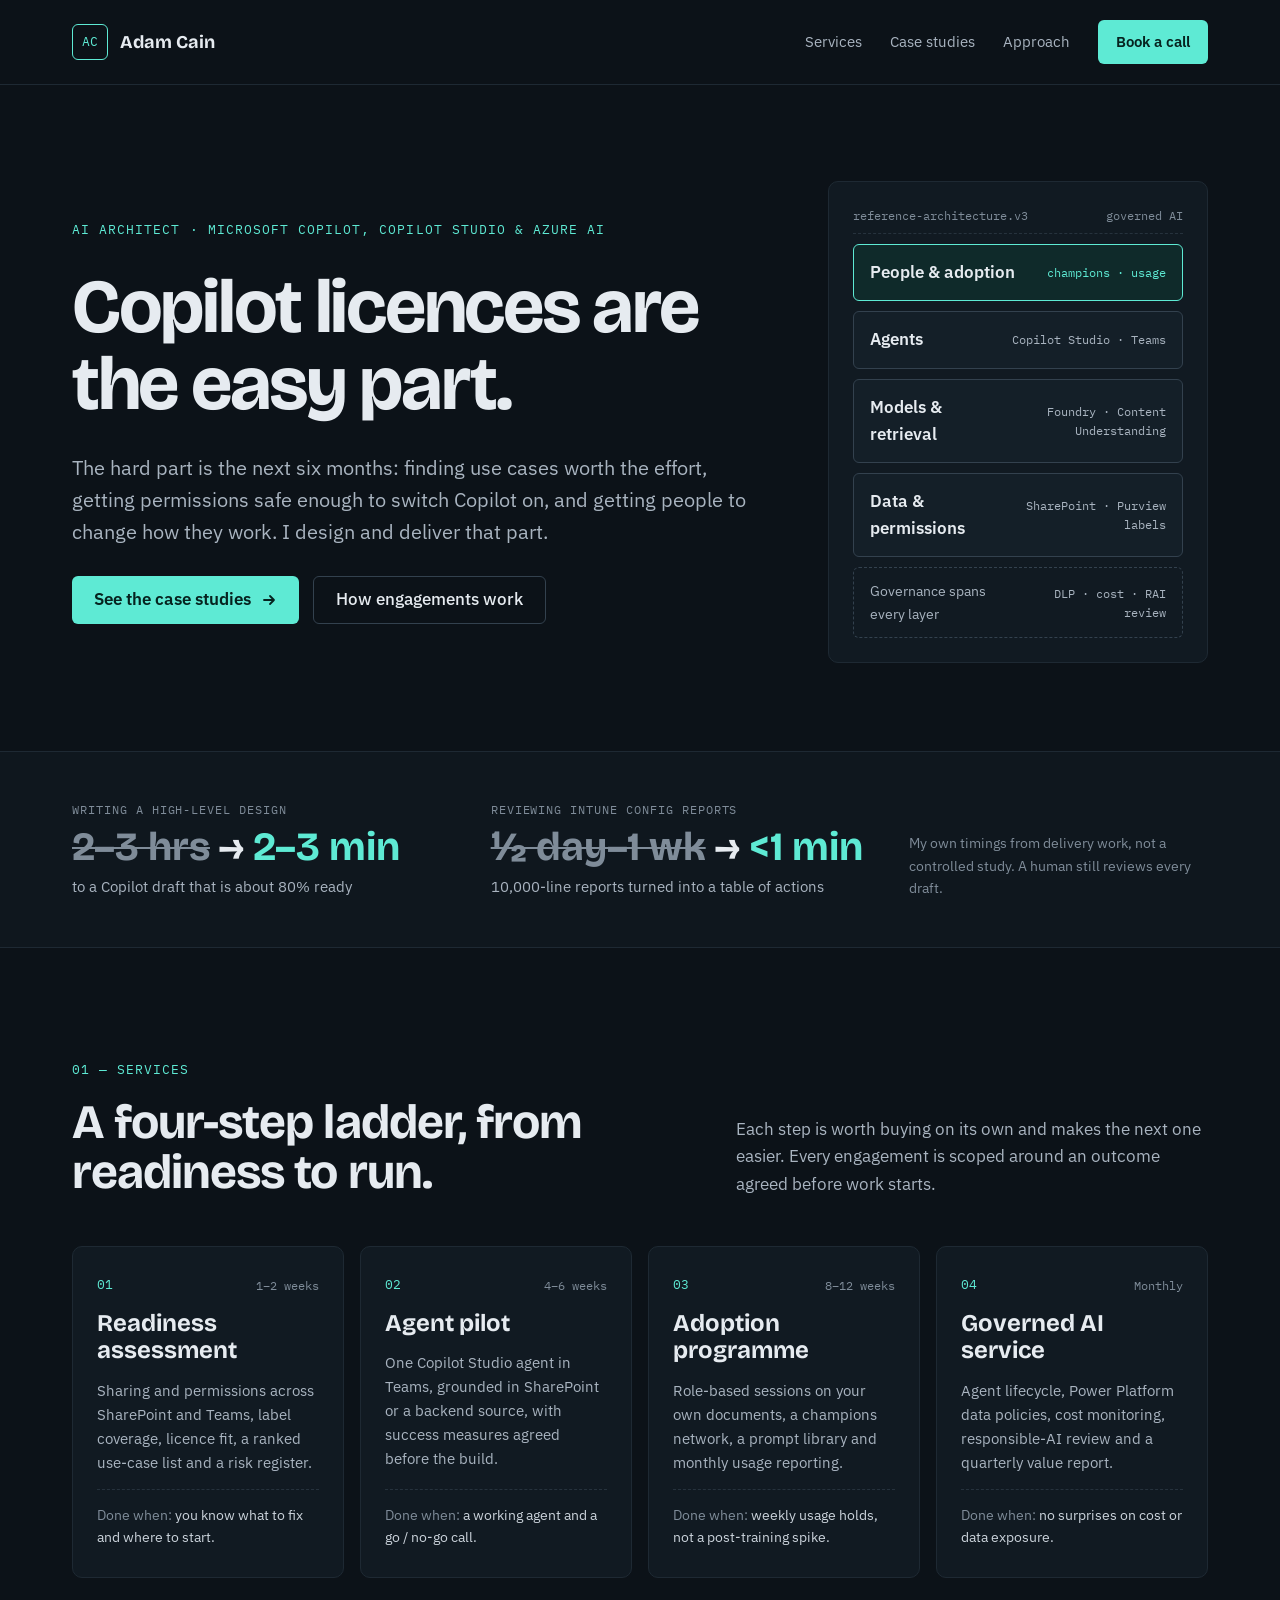
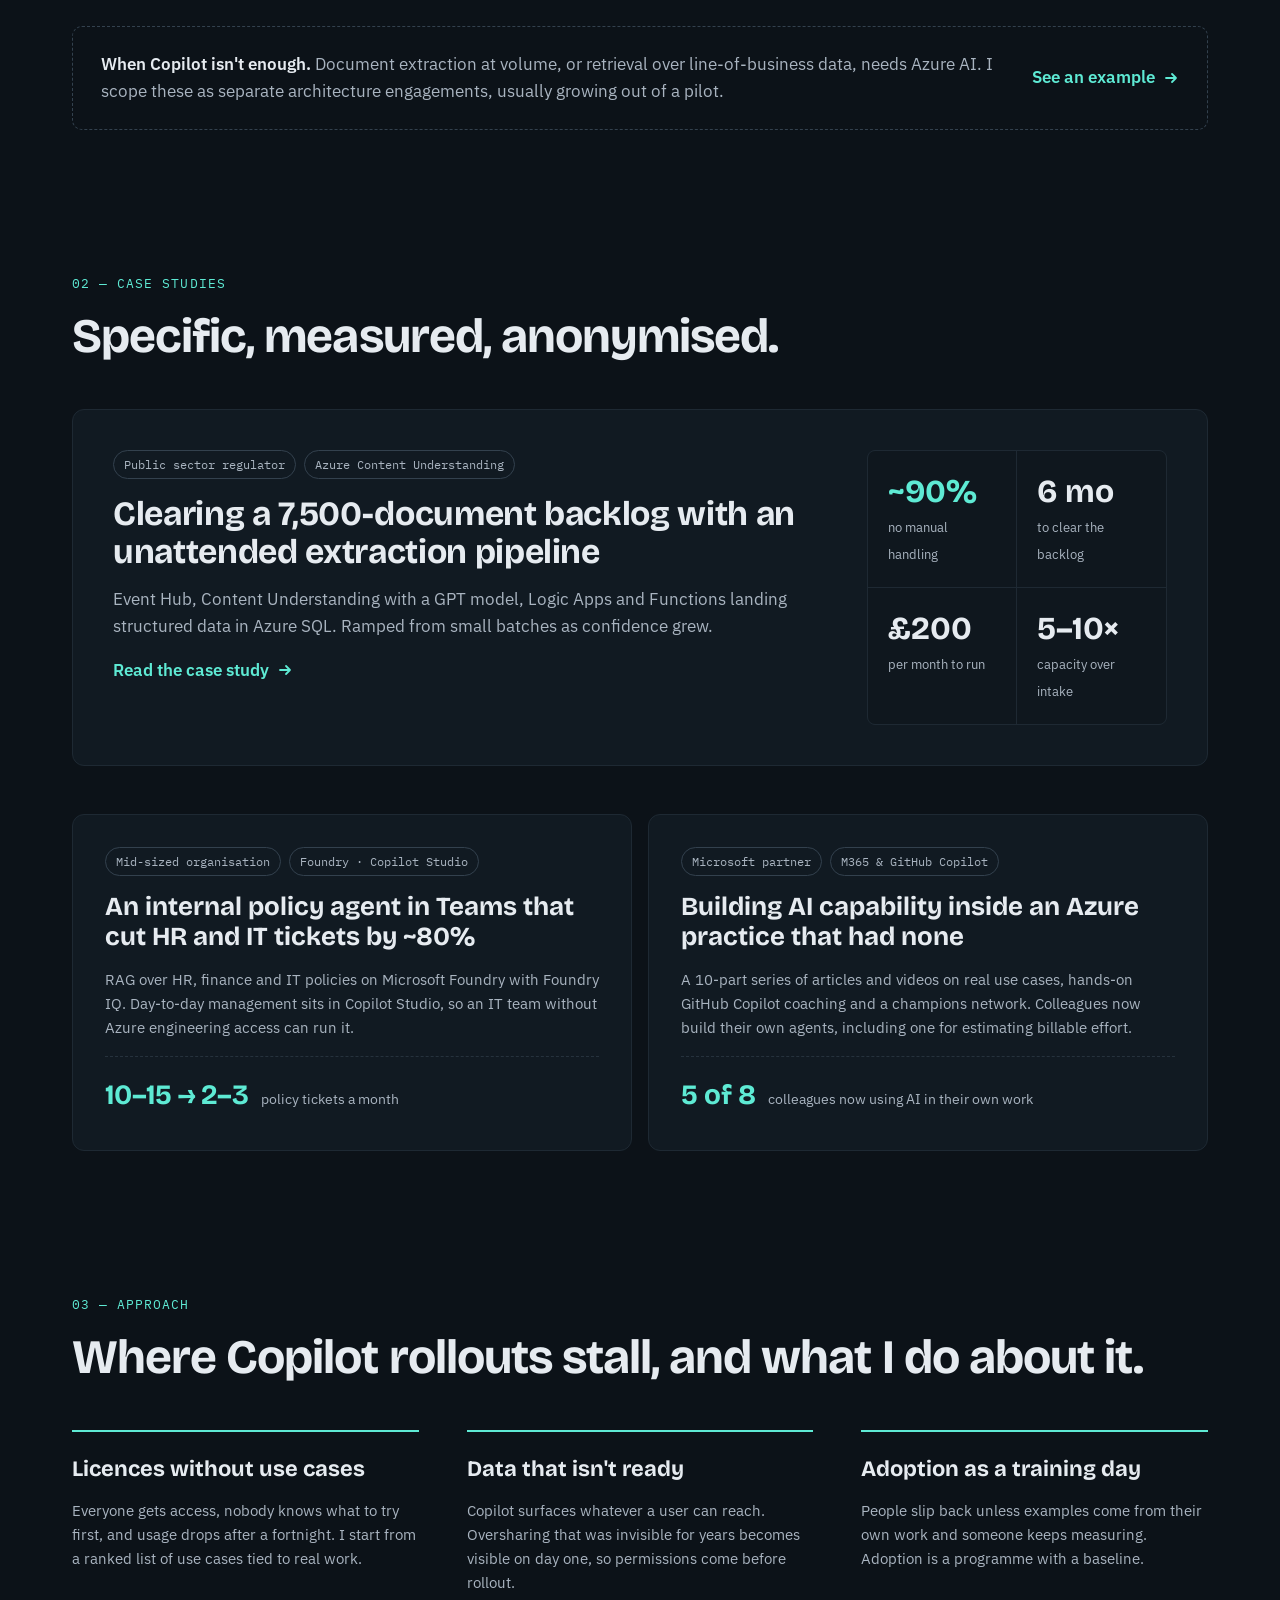
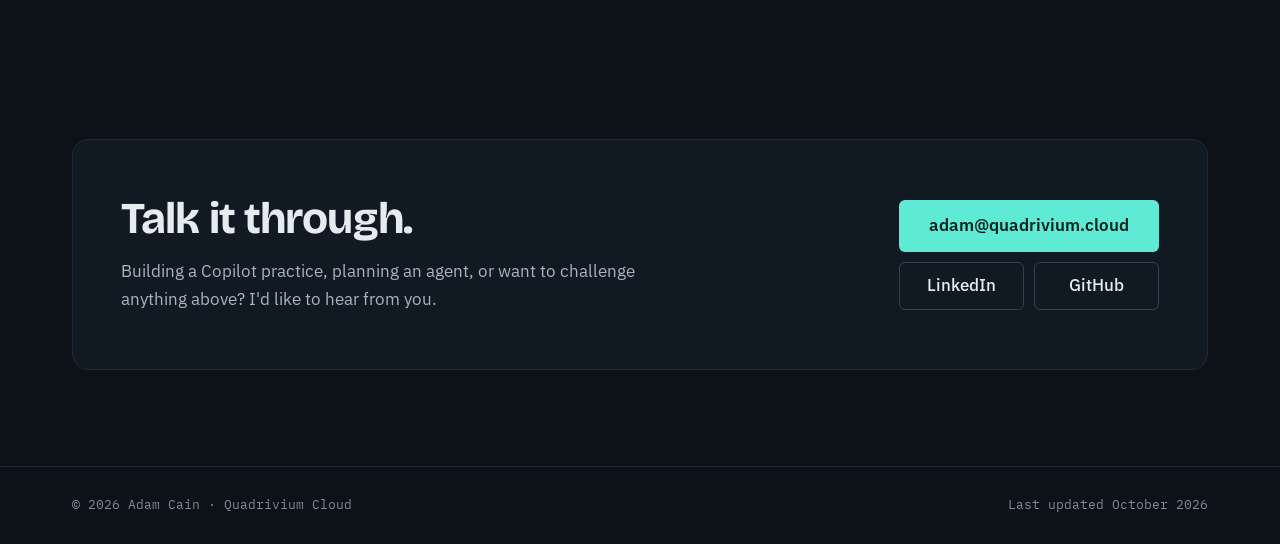
<file: index.html>
<!DOCTYPE html>
<html lang="en-GB">

<head>
  <meta charset="utf-8">
  <meta name="viewport" content="width=device-width, initial-scale=1">
  <title>Adam Cain | AI architect for Microsoft Copilot and Azure AI</title>
  <meta name="description"
    content="AI architecture and Copilot adoption for Microsoft customers: readiness, agent pilots, adoption programmes and governed AI, with anonymised case studies from real delivery work.">
  <meta name="theme-color" content="#0c1218">

  <link rel="preconnect" href="https://fonts.googleapis.com">
  <link rel="preconnect" href="https://fonts.gstatic.com" crossorigin>
  <link
    href="https://fonts.googleapis.com/css2?family=Bricolage+Grotesque:opsz,wght@12..96,500;12..96,700&family=IBM+Plex+Mono:wght@400;500&family=IBM+Plex+Sans:wght@400;500;600&display=swap"
    rel="stylesheet">

  <link rel="stylesheet" href="styles.css">
</head>

<body>
  <a class="skip" href="#main">Skip to content</a>

  <header class="site-header">
    <nav class="container nav" aria-label="Primary">
      <a class="brand" href="#main">
        <span class="brand-mark" aria-hidden="true">AC</span>
        <span class="brand-name">Adam Cain</span>
      </a>
      <div class="nav-links">
        <a href="#services">Services</a>
        <a href="#work">Case studies</a>
        <a href="#approach">Approach</a>
        <a class="btn btn-primary" href="#contact">Book a call</a>
      </div>
    </nav>
  </header>

  <main id="main">
    <section class="container hero">
      <div class="hero-copy">
        <p class="eyebrow">AI architect · Microsoft Copilot, Copilot Studio &amp; Azure AI</p>
        <h1 class="display hero-title">Copilot licences are the easy part.</h1>
        <p class="lede">The hard part is the next six months: finding use cases worth the effort, getting permissions
          safe enough to switch Copilot on, and getting people to change how they work. I design and deliver that
          part.</p>
        <div class="actions">
          <a class="btn btn-primary" href="#work">See the case studies
            <svg class="icon" aria-hidden="true" viewBox="0 0 16 16" fill="none" stroke="currentColor"
              stroke-width="1.8" stroke-linecap="round" stroke-linejoin="round">
              <path d="M3 8h10M9 4l4 4-4 4" />
            </svg>
          </a>
          <a class="btn btn-ghost" href="#services">How engagements work</a>
        </div>
      </div>

      <figure class="stack" aria-label="Reference architecture: governed AI across four layers">
        <div class="stack-head"><span>reference-architecture.v3</span><span>governed AI</span></div>
        <div class="layer is-accent"><span>People &amp; adoption</span><span>champions · usage</span></div>
        <div class="layer"><span>Agents</span><span>Copilot Studio · Teams</span></div>
        <div class="layer"><span>Models &amp; retrieval</span><span>Foundry · Content Understanding</span></div>
        <div class="layer"><span>Data &amp; permissions</span><span>SharePoint · Purview labels</span></div>
        <div class="layer is-span"><span>Governance spans every layer</span><span>DLP · cost · RAI review</span></div>
      </figure>
    </section>

    <section class="band" aria-label="Time saved">
      <div class="container timings">
        <div class="timing">
          <p class="timing-label">Writing a high-level design</p>
          <p class="timing-value"><s>2–3 hrs</s> → <span class="accent">2–3 min</span></p>
          <p class="timing-note">to a Copilot draft that is about 80% ready</p>
        </div>
        <div class="timing">
          <p class="timing-label">Reviewing Intune config reports</p>
          <p class="timing-value"><s>½ day–1 wk</s> → <span class="accent">&lt;1 min</span></p>
          <p class="timing-note">10,000-line reports turned into a table of actions</p>
        </div>
        <p class="timings-caveat">My own timings from delivery work, not a controlled study. A human still reviews
          every draft.</p>
      </div>
    </section>

    <section id="services" class="container section" aria-labelledby="services-title">
      <div class="section-head">
        <div>
          <p class="eyebrow">01 — Services</p>
          <h2 id="services-title" class="display section-title">A four-step ladder, from readiness to run.</h2>
        </div>
        <p>Each step is worth buying on its own and makes the next one easier. Every engagement is scoped around an
          outcome agreed before work starts.</p>
      </div>

      <div class="cards">
        <article class="card">
          <div class="card-meta"><span>01</span><span>1–2 weeks</span></div>
          <h3>Readiness assessment</h3>
          <p>Sharing and permissions across SharePoint and Teams, label coverage, licence fit, a ranked use-case list
            and a risk register.</p>
          <p class="card-foot"><span class="label">Done when: </span>you know what to fix and where to start.</p>
        </article>
        <article class="card">
          <div class="card-meta"><span>02</span><span>4–6 weeks</span></div>
          <h3>Agent pilot</h3>
          <p>One Copilot Studio agent in Teams, grounded in SharePoint or a backend source, with success measures
            agreed before the build.</p>
          <p class="card-foot"><span class="label">Done when: </span>a working agent and a go / no-go call.</p>
        </article>
        <article class="card">
          <div class="card-meta"><span>03</span><span>8–12 weeks</span></div>
          <h3>Adoption programme</h3>
          <p>Role-based sessions on your own documents, a champions network, a prompt library and monthly usage
            reporting.</p>
          <p class="card-foot"><span class="label">Done when: </span>weekly usage holds, not a post-training spike.</p>
        </article>
        <article class="card">
          <div class="card-meta"><span>04</span><span>Monthly</span></div>
          <h3>Governed AI service</h3>
          <p>Agent lifecycle, Power Platform data policies, cost monitoring, responsible-AI review and a quarterly
            value report.</p>
          <p class="card-foot"><span class="label">Done when: </span>no surprises on cost or data exposure.</p>
        </article>
      </div>

      <div class="callout">
        <p><strong>When Copilot isn't enough.</strong> Document extraction at volume, or retrieval over
          line-of-business data, needs Azure AI. I scope these as separate architecture engagements, usually growing
          out of a pilot.</p>
        <a class="text-link" href="case-studies/document-extraction.html">See an example
          <svg class="icon" aria-hidden="true" viewBox="0 0 16 16" fill="none" stroke="currentColor" stroke-width="1.8"
            stroke-linecap="round" stroke-linejoin="round">
            <path d="M3 8h10M9 4l4 4-4 4" />
          </svg>
        </a>
      </div>
    </section>

    <section id="work" class="container section" aria-labelledby="work-title">
      <div class="section-head">
        <div>
          <p class="eyebrow">02 — Case studies</p>
          <h2 id="work-title" class="display section-title">Specific, measured, anonymised.</h2>
        </div>
      </div>

      <a class="feature" href="case-studies/document-extraction.html">
        <div class="feature-copy">
          <div class="tags">
            <span class="tag">Public sector regulator</span>
            <span class="tag">Azure Content Understanding</span>
          </div>
          <h3>Clearing a 7,500-document backlog with an unattended extraction pipeline</h3>
          <p class="muted">Event Hub, Content Understanding with a GPT model, Logic Apps and Functions landing
            structured data in Azure SQL. Ramped from small batches as confidence grew.</p>
          <span class="feature-link">Read the case study
            <svg class="icon" aria-hidden="true" viewBox="0 0 16 16" fill="none" stroke="currentColor"
              stroke-width="1.8" stroke-linecap="round" stroke-linejoin="round">
              <path d="M3 8h10M9 4l4 4-4 4" />
            </svg>
          </span>
        </div>
        <div class="metrics">
          <div class="metric"><strong class="accent">~90%</strong><span>no manual handling</span></div>
          <div class="metric"><strong>6 mo</strong><span>to clear the backlog</span></div>
          <div class="metric"><strong>£200</strong><span>per month to run</span></div>
          <div class="metric"><strong>5–10×</strong><span>capacity over intake</span></div>
        </div>
      </a>

      <div class="cards">
        <article class="study">
          <div class="tags">
            <span class="tag">Mid-sized organisation</span>
            <span class="tag">Foundry · Copilot Studio</span>
          </div>
          <h3>An internal policy agent in Teams that cut HR and IT tickets by ~80%</h3>
          <p>RAG over HR, finance and IT policies on Microsoft Foundry with Foundry IQ. Day-to-day management sits in
            Copilot Studio, so an IT team without Azure engineering access can run it.</p>
          <p class="study-result"><strong>10–15 → 2–3</strong><span>policy tickets a month</span></p>
        </article>
        <article class="study">
          <div class="tags">
            <span class="tag">Microsoft partner</span>
            <span class="tag">M365 &amp; GitHub Copilot</span>
          </div>
          <h3>Building AI capability inside an Azure practice that had none</h3>
          <p>A 10-part series of articles and videos on real use cases, hands-on GitHub Copilot coaching and a
            champions network. Colleagues now build their own agents, including one for estimating billable effort.</p>
          <p class="study-result"><strong>5 of 8</strong><span>colleagues now using AI in their own work</span></p>
        </article>
      </div>
    </section>

    <section id="approach" class="container section" aria-labelledby="approach-title">
      <div class="section-head">
        <div>
          <p class="eyebrow">03 — Approach</p>
          <h2 id="approach-title" class="display section-title">Where Copilot rollouts stall, and what I do about it.
          </h2>
        </div>
      </div>
      <div class="principles">
        <div class="principle">
          <h3>Licences without use cases</h3>
          <p>Everyone gets access, nobody knows what to try first, and usage drops after a fortnight. I start from a
            ranked list of use cases tied to real work.</p>
        </div>
        <div class="principle">
          <h3>Data that isn't ready</h3>
          <p>Copilot surfaces whatever a user can reach. Oversharing that was invisible for years becomes visible on
            day one, so permissions come before rollout.</p>
        </div>
        <div class="principle">
          <h3>Adoption as a training day</h3>
          <p>People slip back unless examples come from their own work and someone keeps measuring. Adoption is a
            programme with a baseline.</p>
        </div>
      </div>
    </section>

    <section id="contact" class="container contact" aria-labelledby="contact-title">
      <div class="panel">
        <div class="panel-copy">
          <h2 id="contact-title" class="display">Talk it through.</h2>
          <p>Building a Copilot practice, planning an agent, or want to challenge anything above? I'd like to hear
            from you.</p>
        </div>
        <div class="contact-links">
          <a class="btn btn-primary" href="mailto:adam@quadrivium.cloud">adam@quadrivium.cloud</a>
          <div class="contact-row">
            <a class="btn btn-ghost" href="https://www.linkedin.com/in/adammcain">LinkedIn</a>
            <a class="btn btn-ghost" href="https://github.com/adamcaino">GitHub</a>
          </div>
        </div>
      </div>
    </section>
  </main>

  <footer class="site-footer">
    <div class="container">
      <span>© 2026 Adam Cain · Quadrivium Cloud</span>
      <span>Last updated October 2026</span>
    </div>
  </footer>
</body>

</html>
</file>
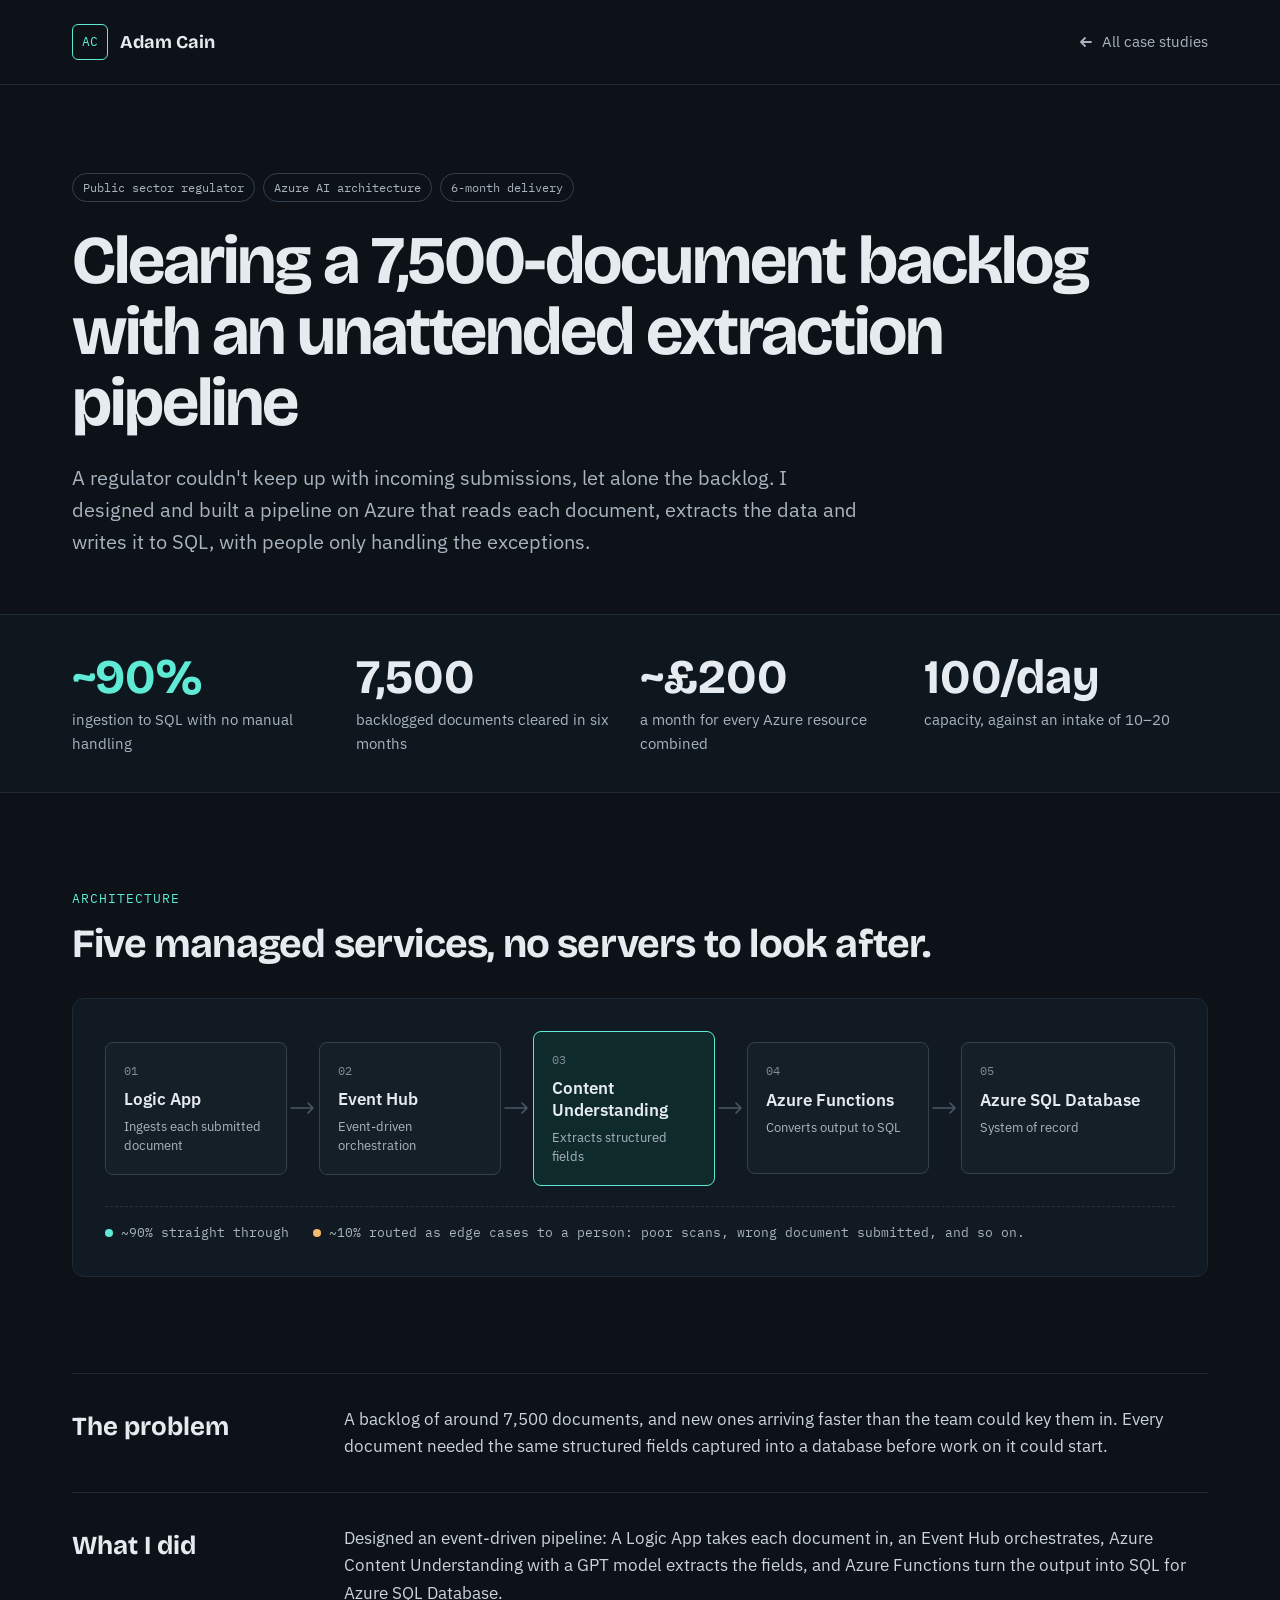
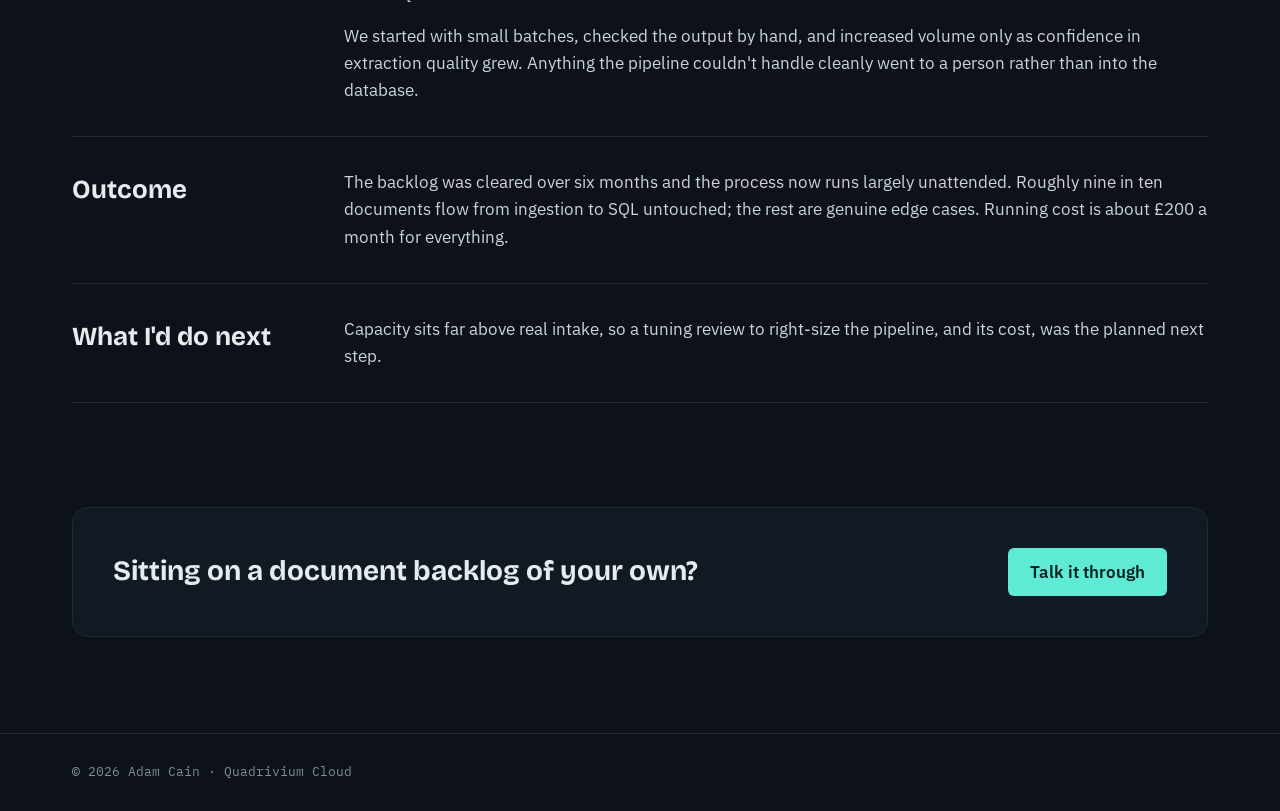
<file: case-studies/document-extraction.html>
<!DOCTYPE html>
<html lang="en-GB">

<head>
  <meta charset="utf-8">
  <meta name="viewport" content="width=device-width, initial-scale=1">
  <title>Case study: document extraction with Azure Content Understanding | Adam Cain</title>
  <meta name="description"
    content="How an unattended Azure extraction pipeline cleared a 7,500-document backlog for a public sector regulator, at about £200 a month.">
  <meta name="theme-color" content="#0c1218">

  <link rel="preconnect" href="https://fonts.googleapis.com">
  <link rel="preconnect" href="https://fonts.gstatic.com" crossorigin>
  <link
    href="https://fonts.googleapis.com/css2?family=Bricolage+Grotesque:opsz,wght@12..96,500;12..96,700&family=IBM+Plex+Mono:wght@400;500&family=IBM+Plex+Sans:wght@400;500;600&display=swap"
    rel="stylesheet">

  <link rel="stylesheet" href="../styles.css">
</head>

<body>
  <a class="skip" href="#main">Skip to content</a>

  <header class="site-header">
    <nav class="container nav" aria-label="Primary">
      <a class="brand" href="../">
        <span class="brand-mark" aria-hidden="true">AC</span>
        <span class="brand-name">Adam Cain</span>
      </a>
      <a class="back-link" href="../#work">
        <svg class="icon" aria-hidden="true" viewBox="0 0 16 16" fill="none" stroke="currentColor" stroke-width="1.8"
          stroke-linecap="round" stroke-linejoin="round">
          <path d="M13 8H3M7 4L3 8l4 4" />
        </svg>
        All case studies
      </a>
    </nav>
  </header>

  <main id="main">
    <section class="container cs-hero">
      <div class="tags">
        <span class="tag">Public sector regulator</span>
        <span class="tag">Azure AI architecture</span>
        <span class="tag">6-month delivery</span>
      </div>
      <h1 class="display">Clearing a 7,500-document backlog with an unattended extraction pipeline</h1>
      <p class="lede">A regulator couldn't keep up with incoming submissions, let alone the backlog. I designed and
        built a pipeline on Azure that reads each document, extracts the data and writes it to SQL, with people only
        handling the exceptions.</p>
    </section>

    <section class="band" aria-label="Key results">
      <div class="container results">
        <div class="result"><strong class="accent">~90%</strong><span>ingestion to SQL with no manual handling</span>
        </div>
        <div class="result"><strong>7,500</strong><span>backlogged documents cleared in six months</span></div>
        <div class="result"><strong>~£200</strong><span>a month for every Azure resource combined</span></div>
        <div class="result"><strong>100/day</strong><span>capacity, against an intake of 10–20</span></div>
      </div>
    </section>

    <section class="container cs-section" aria-labelledby="arch">
      <div class="cs-section-head">
        <p class="eyebrow">Architecture</p>
        <h2 id="arch" class="display">Five managed services, no servers to look after.</h2>
      </div>
      <figure class="diagram">
        <ol class="pipeline" aria-label="Pipeline stages, in order">
          <li class="stage">
            <div class="stage-box"><span class="stage-n">01</span><span class="stage-name">Logic App</span><span
                class="stage-role">Ingests each submitted document</span></div>
            <svg class="stage-arrow" aria-hidden="true" viewBox="0 0 32 16" fill="none" stroke="currentColor"
              stroke-width="1.6" stroke-linecap="round" stroke-linejoin="round">
              <path d="M4 8h22M21 3l5 5-5 5" />
            </svg>
          </li>
          <li class="stage">
            <div class="stage-box"><span class="stage-n">02</span><span class="stage-name">Event Hub</span><span
                class="stage-role">Event-driven orchestration</span></div>
            <svg class="stage-arrow" aria-hidden="true" viewBox="0 0 32 16" fill="none" stroke="currentColor"
              stroke-width="1.6" stroke-linecap="round" stroke-linejoin="round">
              <path d="M4 8h22M21 3l5 5-5 5" />
            </svg>
          </li>
          <li class="stage is-accent">
            <div class="stage-box"><span class="stage-n">03</span><span class="stage-name">Content
                Understanding</span><span class="stage-role">Extracts structured fields</span></div>
            <svg class="stage-arrow" aria-hidden="true" viewBox="0 0 32 16" fill="none" stroke="currentColor"
              stroke-width="1.6" stroke-linecap="round" stroke-linejoin="round">
              <path d="M4 8h22M21 3l5 5-5 5" />
            </svg>
          </li>
          <li class="stage">
            <div class="stage-box"><span class="stage-n">04</span><span class="stage-name">Azure Functions</span><span
                class="stage-role">Converts output to SQL</span></div>
            <svg class="stage-arrow" aria-hidden="true" viewBox="0 0 32 16" fill="none" stroke="currentColor"
              stroke-width="1.6" stroke-linecap="round" stroke-linejoin="round">
              <path d="M4 8h22M21 3l5 5-5 5" />
            </svg>
          </li>
          <li class="stage">
            <div class="stage-box"><span class="stage-n">05</span><span class="stage-name">Azure SQL
                Database</span><span class="stage-role">System of record</span></div>
          </li>
        </ol>
        <figcaption class="legend">
          <span><span class="dot" aria-hidden="true"></span>~90% straight through</span>
          <span><span class="dot is-warn" aria-hidden="true"></span>~10% routed as edge cases to a person: poor scans,
            wrong document submitted, and so on.</span>
        </figcaption>
      </figure>
    </section>

    <section class="container narrative" aria-label="Case study detail">
      <div class="narrative-row">
        <h2>The problem</h2>
        <div class="body">
          <p>A backlog of around 7,500 documents, and new ones arriving faster than the team could key them in. Every
            document needed the same structured fields captured into a database before work on it could start.</p>
        </div>
      </div>
      <div class="narrative-row">
        <h2>What I did</h2>
        <div class="body">
          <p>Designed an event-driven pipeline: A Logic App takes each document in, an Event Hub orchestrates, Azure
            Content Understanding with a GPT model extracts the fields, and Azure Functions turn the output into SQL
            for Azure SQL Database.</p>
          <p>We started with small batches, checked the output by hand, and increased volume only as confidence in
            extraction quality grew. Anything the pipeline couldn't handle cleanly went to a person rather than into
            the database.</p>
        </div>
      </div>
      <div class="narrative-row">
        <h2>Outcome</h2>
        <div class="body">
          <p>The backlog was cleared over six months and the process now runs largely unattended. Roughly nine in ten
            documents flow from ingestion to SQL untouched; the rest are genuine edge cases. Running cost is about £200
            a month for everything.</p>
        </div>
      </div>
      <div class="narrative-row">
        <h2>What I'd do next</h2>
        <div class="body">
          <p>Capacity sits far above real intake, so a tuning review to right-size the pipeline, and its cost, was the
            planned next step.</p>
        </div>
      </div>
    </section>

    <section class="container cs-cta" aria-label="Contact">
      <div class="panel">
        <p>Sitting on a document backlog of your own?</p>
        <a class="btn btn-primary" href="mailto:adam@quadrivium.cloud">Talk it through</a>
      </div>
    </section>
  </main>

  <footer class="site-footer">
    <div class="container">
      <span>© 2026 Adam Cain · Quadrivium Cloud</span>
    </div>
  </footer>
</body>

</html>
</file>
<file: styles.css>
:root {
  --bg: #0c1218;
  --bg-band: #0f171e;
  --surface: #111a22;
  --surface-2: #141f28;
  --line: #1e2933;
  --line-strong: #33414e;
  --line-dash: #26323d;
  --text: #e6ebf0;
  --text-2: #cbd3db;
  --muted: #a9b4c0;
  --faint: #7f8c99;
  --accent: #5eead4;
  --accent-hover: #99f6e4;
  --accent-ink: #06231f;
  --accent-wash: #0f2a2a;
  --warn: #f5b971;

  --font-display: "Bricolage Grotesque", system-ui, sans-serif;
  --font-body: "IBM Plex Sans", system-ui, sans-serif;
  --font-mono: "IBM Plex Mono", ui-monospace, monospace;

  --max: 1200px;
  --gutter: 32px;
  --radius: 10px;
}

*,
*::before,
*::after {
  box-sizing: border-box;
}

html {
  scroll-behavior: smooth;
}

body {
  margin: 0;
  background: var(--bg);
  color: var(--text);
  font-family: var(--font-body);
  font-size: 17px;
  line-height: 1.6;
}

h1,
h2,
h3,
p {
  margin: 0;
}

a {
  color: var(--accent);
}

a:hover {
  color: var(--accent-hover);
}

:focus-visible {
  outline: 2px solid var(--accent);
  outline-offset: 3px;
}

.skip {
  position: absolute;
  left: -9999px;
}

.skip:focus {
  left: 16px;
  top: 16px;
  z-index: 10;
  padding: 8px 14px;
  background: var(--accent);
  color: var(--accent-ink);
  border-radius: 6px;
}

.container {
  max-width: var(--max);
  margin: 0 auto;
  padding-inline: var(--gutter);
}

/* Shared type */
.display {
  font-family: var(--font-display);
  font-weight: 700;
  letter-spacing: -0.02em;
  line-height: 1.05;
}

.eyebrow {
  font-family: var(--font-mono);
  font-size: 13px;
  letter-spacing: 0.08em;
  text-transform: uppercase;
  color: var(--accent);
}

.lede {
  font-size: 20px;
  color: var(--muted);
  max-width: 34em;
}

.muted {
  color: var(--muted);
}

.accent {
  color: var(--accent);
}

.icon {
  width: 16px;
  height: 16px;
  flex: none;
}

/* Buttons */
.btn {
  display: inline-flex;
  align-items: center;
  justify-content: center;
  gap: 10px;
  min-height: 48px;
  padding: 0 22px;
  border-radius: 6px;
  font-weight: 600;
  text-decoration: none;
}

.btn-primary {
  background: var(--accent);
  color: var(--accent-ink);
}

.btn-primary:hover {
  background: var(--accent-hover);
  color: var(--accent-ink);
}

.btn-ghost {
  border: 1px solid var(--line-strong);
  color: var(--text);
  font-weight: 500;
}

.btn-ghost:hover {
  border-color: var(--muted);
  color: var(--text);
}

.text-link {
  display: inline-flex;
  align-items: center;
  gap: 8px;
  min-height: 44px;
  font-weight: 600;
  text-decoration: none;
}

/* Header */
.site-header {
  border-bottom: 1px solid var(--line);
}

.nav {
  display: flex;
  flex-wrap: wrap;
  align-items: center;
  justify-content: space-between;
  gap: 16px;
  padding-block: 20px;
}

.brand {
  display: flex;
  align-items: center;
  gap: 12px;
  color: var(--text);
  text-decoration: none;
}

.brand:hover {
  color: var(--text);
}

.brand-mark {
  display: flex;
  align-items: center;
  justify-content: center;
  width: 36px;
  height: 36px;
  border: 1px solid var(--accent);
  border-radius: 6px;
  font-family: var(--font-mono);
  font-size: 13px;
  color: var(--accent);
}

.brand-name {
  font-family: var(--font-display);
  font-weight: 700;
  font-size: 18px;
}

.nav-links {
  display: flex;
  flex-wrap: wrap;
  align-items: center;
  gap: 28px;
  font-size: 15px;
}

.nav-links a:not(.btn) {
  color: var(--muted);
  text-decoration: none;
}

.nav-links a:not(.btn):hover {
  color: var(--text);
}

.nav-links .btn {
  min-height: 44px;
  padding: 0 18px;
}

.back-link {
  display: inline-flex;
  align-items: center;
  gap: 8px;
  min-height: 44px;
  color: var(--muted);
  text-decoration: none;
  font-size: 15px;
}

/* Hero */
.hero {
  display: flex;
  flex-wrap: wrap;
  align-items: center;
  gap: 64px;
  padding-block: 96px 88px;
}

.hero-copy {
  flex: 999 1 520px;
  min-width: 0;
  display: flex;
  flex-direction: column;
  gap: 28px;
}

.hero-title {
  font-size: clamp(44px, 6vw, 76px);
  line-height: 1.02;
  letter-spacing: -0.03em;
}

.actions {
  display: flex;
  flex-wrap: wrap;
  gap: 14px;
}

.stack {
  margin: 0;
  flex: 1 1 380px;
  min-width: 0;
  display: flex;
  flex-direction: column;
  gap: 10px;
  padding: 24px;
  border: 1px solid var(--line);
  border-radius: var(--radius);
  background: var(--surface);
}

.stack-head {
  display: flex;
  justify-content: space-between;
  padding-bottom: 8px;
  border-bottom: 1px dashed var(--line-dash);
  font-family: var(--font-mono);
  font-size: 12px;
  color: var(--faint);
}

.layer {
  display: flex;
  align-items: center;
  justify-content: space-between;
  gap: 12px;
  padding: 14px 16px;
  border: 1px solid var(--line-strong);
  border-radius: 6px;
  background: var(--surface-2);
  font-weight: 600;
}

.layer span:last-child {
  font-family: var(--font-mono);
  font-size: 12px;
  font-weight: 400;
  color: var(--muted);
  text-align: right;
}

.layer.is-accent {
  border-color: var(--accent);
  background: var(--accent-wash);
}

.layer.is-accent span:last-child {
  color: var(--accent);
}

.layer.is-span {
  padding-block: 12px;
  border-style: dashed;
  background: none;
  color: var(--muted);
  font-size: 14px;
  font-weight: 400;
}

/* Bands */
.band {
  border-block: 1px solid var(--line);
  background: var(--bg-band);
}

.timings {
  display: flex;
  flex-wrap: wrap;
  gap: 40px;
  padding-block: 48px;
}

.timing {
  flex: 1 1 320px;
  min-width: 0;
  display: flex;
  flex-direction: column;
  gap: 6px;
}

.timing-label {
  font-family: var(--font-mono);
  font-size: 12px;
  letter-spacing: 0.08em;
  text-transform: uppercase;
  color: var(--faint);
}

.timing-value {
  font-family: var(--font-display);
  font-weight: 700;
  font-size: 40px;
  line-height: 1.1;
}

.timing-value s {
  color: var(--faint);
  text-decoration-thickness: 2px;
}

.timing-note {
  color: var(--muted);
  font-size: 15px;
}

.timings-caveat {
  flex: 1 1 240px;
  min-width: 0;
  align-self: flex-end;
  color: var(--faint);
  font-size: 14px;
}

/* Sections */
.section {
  display: flex;
  flex-direction: column;
  gap: 48px;
  padding-block: 112px 32px;
}

.section-head {
  display: flex;
  flex-wrap: wrap;
  align-items: flex-end;
  justify-content: space-between;
  gap: 32px;
}

.section-head > div {
  flex: 1 1 520px;
  min-width: 0;
  display: flex;
  flex-direction: column;
  gap: 16px;
}

.section-head > p {
  flex: 1 1 360px;
  min-width: 0;
  color: var(--muted);
}

.section-title {
  font-size: 48px;
}

.cards {
  display: flex;
  flex-wrap: wrap;
  gap: 16px;
}

.card {
  flex: 1 1 250px;
  min-width: 0;
  display: flex;
  flex-direction: column;
  gap: 14px;
  padding: 28px 24px;
  border: 1px solid var(--line);
  border-radius: var(--radius);
  background: var(--surface);
}

.card-meta {
  display: flex;
  justify-content: space-between;
  align-items: center;
  font-family: var(--font-mono);
  font-size: 12px;
  color: var(--faint);
}

.card-meta span:first-child {
  font-size: 13px;
  color: var(--accent);
}

.card h3 {
  font-family: var(--font-display);
  font-weight: 700;
  font-size: 24px;
  line-height: 1.15;
}

.card p {
  color: var(--muted);
  font-size: 15px;
}

.card .card-foot {
  margin-top: auto;
  padding-top: 14px;
  border-top: 1px dashed var(--line-dash);
  color: var(--text-2);
  font-size: 14px;
}

.card-foot .label {
  color: var(--faint);
}

.callout {
  display: flex;
  flex-wrap: wrap;
  align-items: center;
  justify-content: space-between;
  gap: 24px;
  padding: 24px 28px;
  border: 1px dashed var(--line-strong);
  border-radius: var(--radius);
}

.callout p {
  flex: 1 1 520px;
  min-width: 0;
  color: var(--muted);
}

.callout strong {
  color: var(--text);
  font-weight: 600;
}

/* Case studies */
.tags {
  display: flex;
  flex-wrap: wrap;
  gap: 8px;
}

.tag {
  padding: 4px 10px;
  border: 1px solid var(--line-strong);
  border-radius: 999px;
  font-family: var(--font-mono);
  font-size: 12px;
  color: var(--muted);
}

.feature {
  display: flex;
  flex-wrap: wrap;
  gap: 40px;
  padding: 40px;
  border: 1px solid var(--line);
  border-radius: 12px;
  background: var(--surface);
  color: var(--text);
  text-decoration: none;
  transition: border-color 0.15s;
}

.feature:hover {
  color: var(--text);
  border-color: var(--line-strong);
}

.feature-copy {
  flex: 999 1 480px;
  min-width: 0;
  display: flex;
  flex-direction: column;
  gap: 16px;
}

.feature h3 {
  font-family: var(--font-display);
  font-weight: 700;
  font-size: 34px;
  line-height: 1.1;
  letter-spacing: -0.01em;
}

.feature-link {
  display: inline-flex;
  align-items: center;
  gap: 8px;
  color: var(--accent);
  font-weight: 600;
}

.metrics {
  flex: 1 1 300px;
  min-width: 0;
  align-self: flex-start;
  display: flex;
  flex-wrap: wrap;
  gap: 1px;
  overflow: hidden;
  border: 1px solid var(--line);
  border-radius: 8px;
  background: var(--line);
}

.metric {
  flex: 1 1 140px;
  padding: 20px;
  background: var(--bg-band);
}

.metric strong {
  display: block;
  font-family: var(--font-display);
  font-weight: 700;
  font-size: 32px;
  line-height: 1.3;
}

.metric span {
  font-size: 13px;
  color: var(--muted);
}

.study {
  flex: 1 1 420px;
  min-width: 0;
  display: flex;
  flex-direction: column;
  gap: 16px;
  padding: 32px;
  border: 1px solid var(--line);
  border-radius: 12px;
  background: var(--surface);
}

.study h3 {
  font-family: var(--font-display);
  font-weight: 700;
  font-size: 26px;
  line-height: 1.15;
}

.study > p {
  color: var(--muted);
  font-size: 15px;
}

.study-result {
  display: flex;
  flex-wrap: wrap;
  align-items: baseline;
  gap: 4px 12px;
  margin-top: auto;
  padding-top: 16px;
  border-top: 1px dashed var(--line-dash);
}

.study-result strong {
  font-family: var(--font-display);
  font-weight: 700;
  font-size: 28px;
  color: var(--accent);
}

.study-result span {
  font-size: 14px;
  color: var(--muted);
}

/* Approach */
.principles {
  display: flex;
  flex-wrap: wrap;
  gap: 48px;
}

.principle {
  flex: 1 1 300px;
  min-width: 0;
  display: flex;
  flex-direction: column;
  gap: 12px;
  padding-top: 20px;
  border-top: 2px solid var(--accent);
}

.principle h3 {
  font-family: var(--font-display);
  font-weight: 700;
  font-size: 22px;
}

.principle p {
  color: var(--muted);
  font-size: 15px;
}

/* Contact */
.contact {
  padding-block: 112px 96px;
}

.panel {
  display: flex;
  flex-wrap: wrap;
  align-items: center;
  justify-content: space-between;
  gap: 40px;
  padding: 56px 48px;
  border: 1px solid var(--line);
  border-radius: 16px;
  background: var(--surface);
}

.panel-copy {
  flex: 999 1 480px;
  min-width: 0;
  display: flex;
  flex-direction: column;
  gap: 16px;
}

.panel-copy h2 {
  font-size: 44px;
}

.panel-copy p {
  color: var(--muted);
  max-width: 32em;
}

.contact-links {
  flex: 1 1 260px;
  min-width: 0;
  display: flex;
  flex-direction: column;
  gap: 10px;
}

.contact-links .btn-primary {
  min-height: 52px;
}

.contact-row {
  display: flex;
  gap: 10px;
}

.contact-row .btn {
  flex: 1 1 0;
}

/* Footer */
.site-footer {
  border-top: 1px solid var(--line);
}

.site-footer .container {
  display: flex;
  flex-wrap: wrap;
  justify-content: space-between;
  gap: 16px;
  padding-block: 28px;
  font-family: var(--font-mono);
  font-size: 13px;
  color: var(--faint);
}

/* Case study page */
.cs-hero {
  display: flex;
  flex-direction: column;
  gap: 24px;
  padding-block: 88px 56px;
}

.cs-hero h1 {
  max-width: 16em;
  font-size: clamp(40px, 5.4vw, 68px);
  line-height: 1.04;
  letter-spacing: -0.03em;
}

.cs-hero .lede {
  max-width: 40em;
}

.results {
  display: flex;
  flex-wrap: wrap;
}

.result {
  flex: 1 1 220px;
  display: flex;
  flex-direction: column;
  gap: 4px;
  padding: 36px 24px 36px 0;
}

.result strong {
  font-family: var(--font-display);
  font-weight: 700;
  font-size: 48px;
  line-height: 1.1;
}

.result span {
  font-size: 15px;
  color: var(--muted);
}

.cs-section {
  display: flex;
  flex-direction: column;
  gap: 32px;
  padding-block: 96px 32px;
}

.cs-section-head {
  display: flex;
  flex-direction: column;
  gap: 12px;
}

.cs-section-head h2 {
  font-size: 40px;
  line-height: 1.1;
}

.diagram {
  margin: 0;
  padding: 32px;
  overflow-x: auto;
  border: 1px solid var(--line);
  border-radius: 12px;
  background: var(--surface);
}

.pipeline {
  display: flex;
  align-items: center;
  min-width: 920px;
  margin: 0;
  padding: 0;
  list-style: none;
}

.stage {
  flex: 1 1 0;
  display: flex;
  align-items: center;
}

.stage-box {
  flex: 1 1 0;
  display: flex;
  flex-direction: column;
  gap: 8px;
  min-height: 132px;
  padding: 18px;
  border: 1px solid var(--line-strong);
  border-radius: 8px;
  background: var(--surface-2);
}

.stage.is-accent .stage-box {
  border-color: var(--accent);
  background: var(--accent-wash);
}

.stage-n {
  font-family: var(--font-mono);
  font-size: 12px;
  color: var(--faint);
}

.stage-name {
  font-weight: 600;
  line-height: 1.3;
}

.stage-role {
  font-size: 13px;
  line-height: 1.45;
  color: var(--muted);
}

.stage-arrow {
  width: 32px;
  height: 16px;
  flex: none;
  color: #4a5866;
}

.legend {
  display: flex;
  flex-wrap: wrap;
  gap: 24px;
  margin-top: 20px;
  padding-top: 16px;
  border-top: 1px dashed var(--line-dash);
  font-family: var(--font-mono);
  font-size: 13px;
  color: var(--muted);
}

.dot {
  display: inline-block;
  width: 8px;
  height: 8px;
  margin-right: 8px;
  border-radius: 50%;
  background: var(--accent);
}

.dot.is-warn {
  background: var(--warn);
}

.narrative {
  padding-block: 64px 32px;
}

.narrative-row {
  display: flex;
  flex-wrap: wrap;
  gap: 32px;
  padding-block: 32px;
  border-top: 1px solid var(--line);
}

.narrative-row:last-child {
  border-bottom: 1px solid var(--line);
}

.narrative-row h2 {
  flex: 1 1 240px;
  font-family: var(--font-display);
  font-weight: 700;
  font-size: 26px;
}

.narrative-row .body {
  flex: 999 1 520px;
  min-width: 0;
  display: flex;
  flex-direction: column;
  gap: 16px;
  color: var(--text-2);
}

.cs-cta {
  padding-block: 72px 96px;
}

.cs-cta .panel {
  padding: 40px;
  gap: 24px;
}

.cs-cta .panel p {
  flex: 999 1 420px;
  min-width: 0;
  font-family: var(--font-display);
  font-weight: 700;
  font-size: 28px;
  line-height: 1.2;
}

/* Small screens */
@media (max-width: 640px) {
  :root {
    --gutter: 16px;
  }

  .hero {
    padding-block: 56px;
    gap: 40px;
  }

  .section {
    padding-block: 72px 16px;
  }

  .section-title,
  .cs-section-head h2 {
    font-size: 34px;
  }

  .panel-copy h2 {
    font-size: 34px;
  }

  .timing-value {
    font-size: 32px;
  }

  .feature,
  .study,
  .panel {
    padding: 24px;
  }

  .feature h3 {
    font-size: 26px;
  }

  .nav-links {
    gap: 18px;
  }
}

@media (prefers-reduced-motion: reduce) {
  html {
    scroll-behavior: auto;
  }
}
</file>
